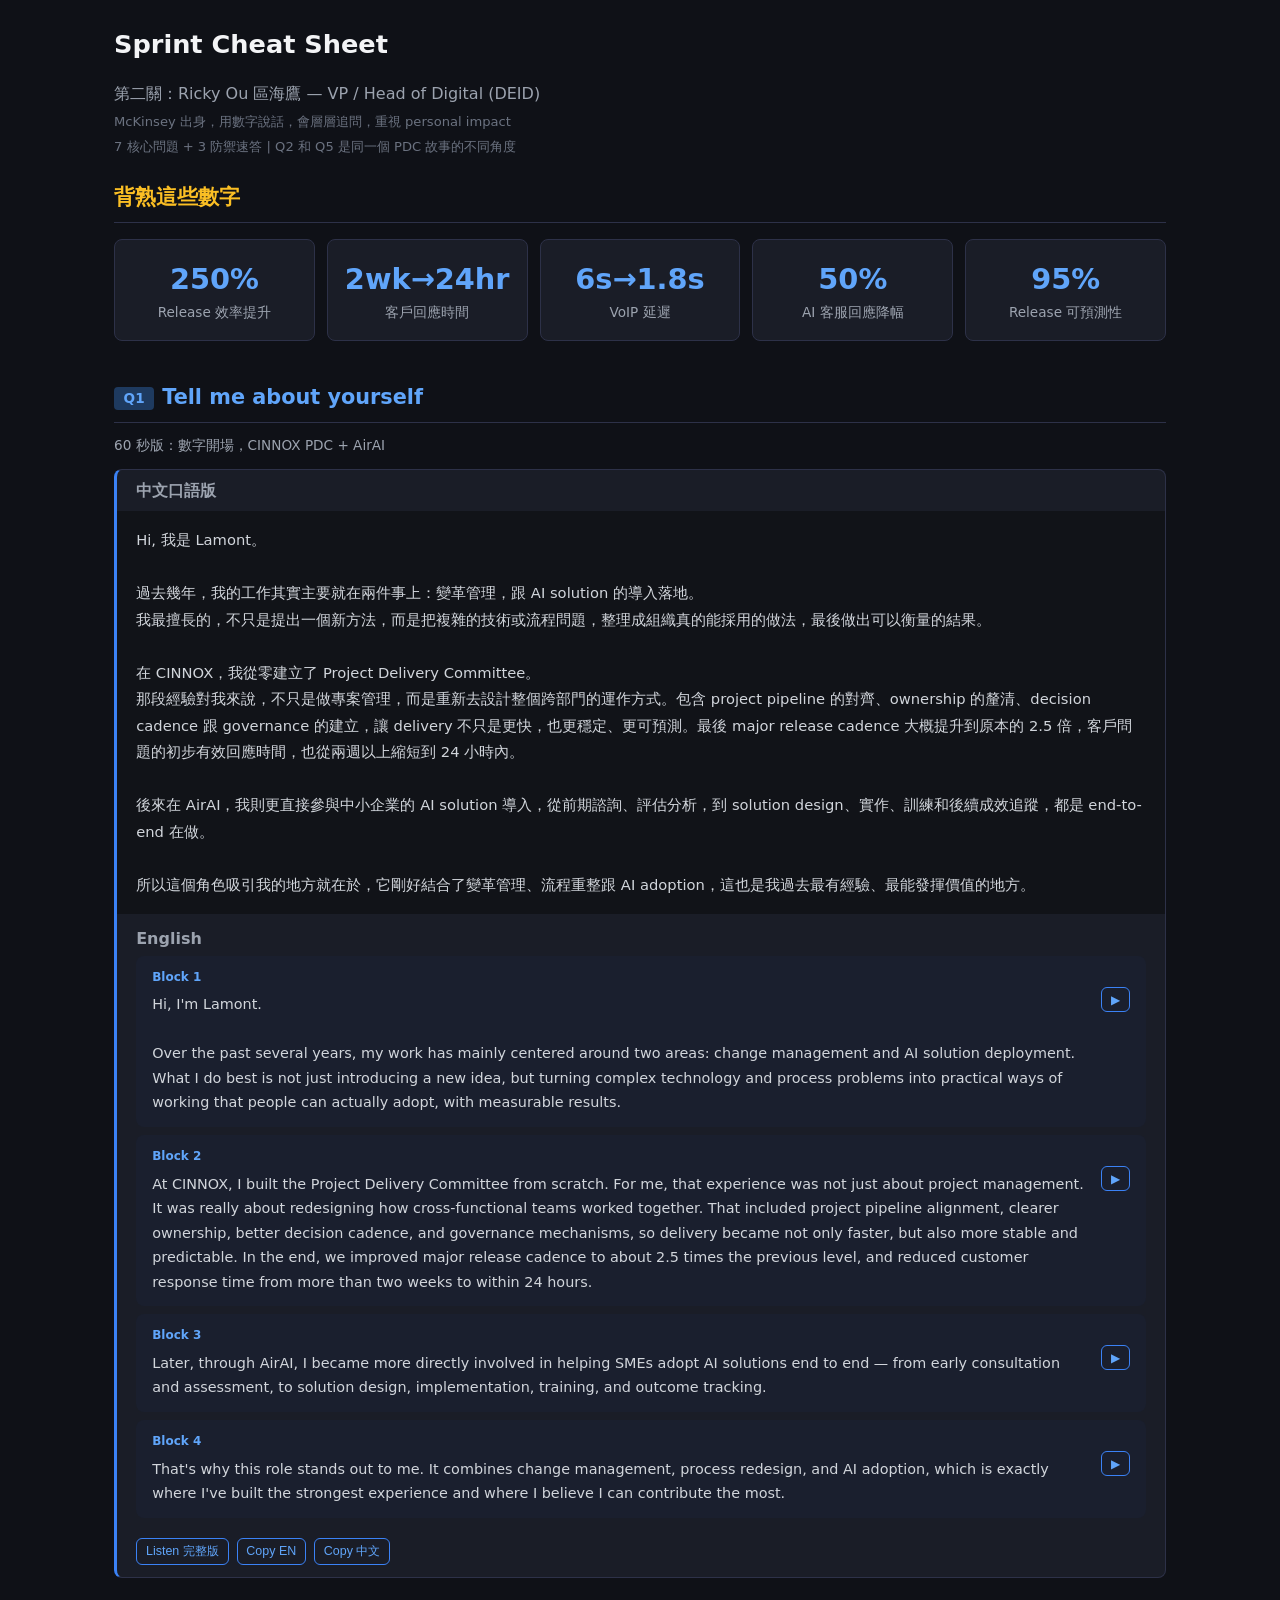
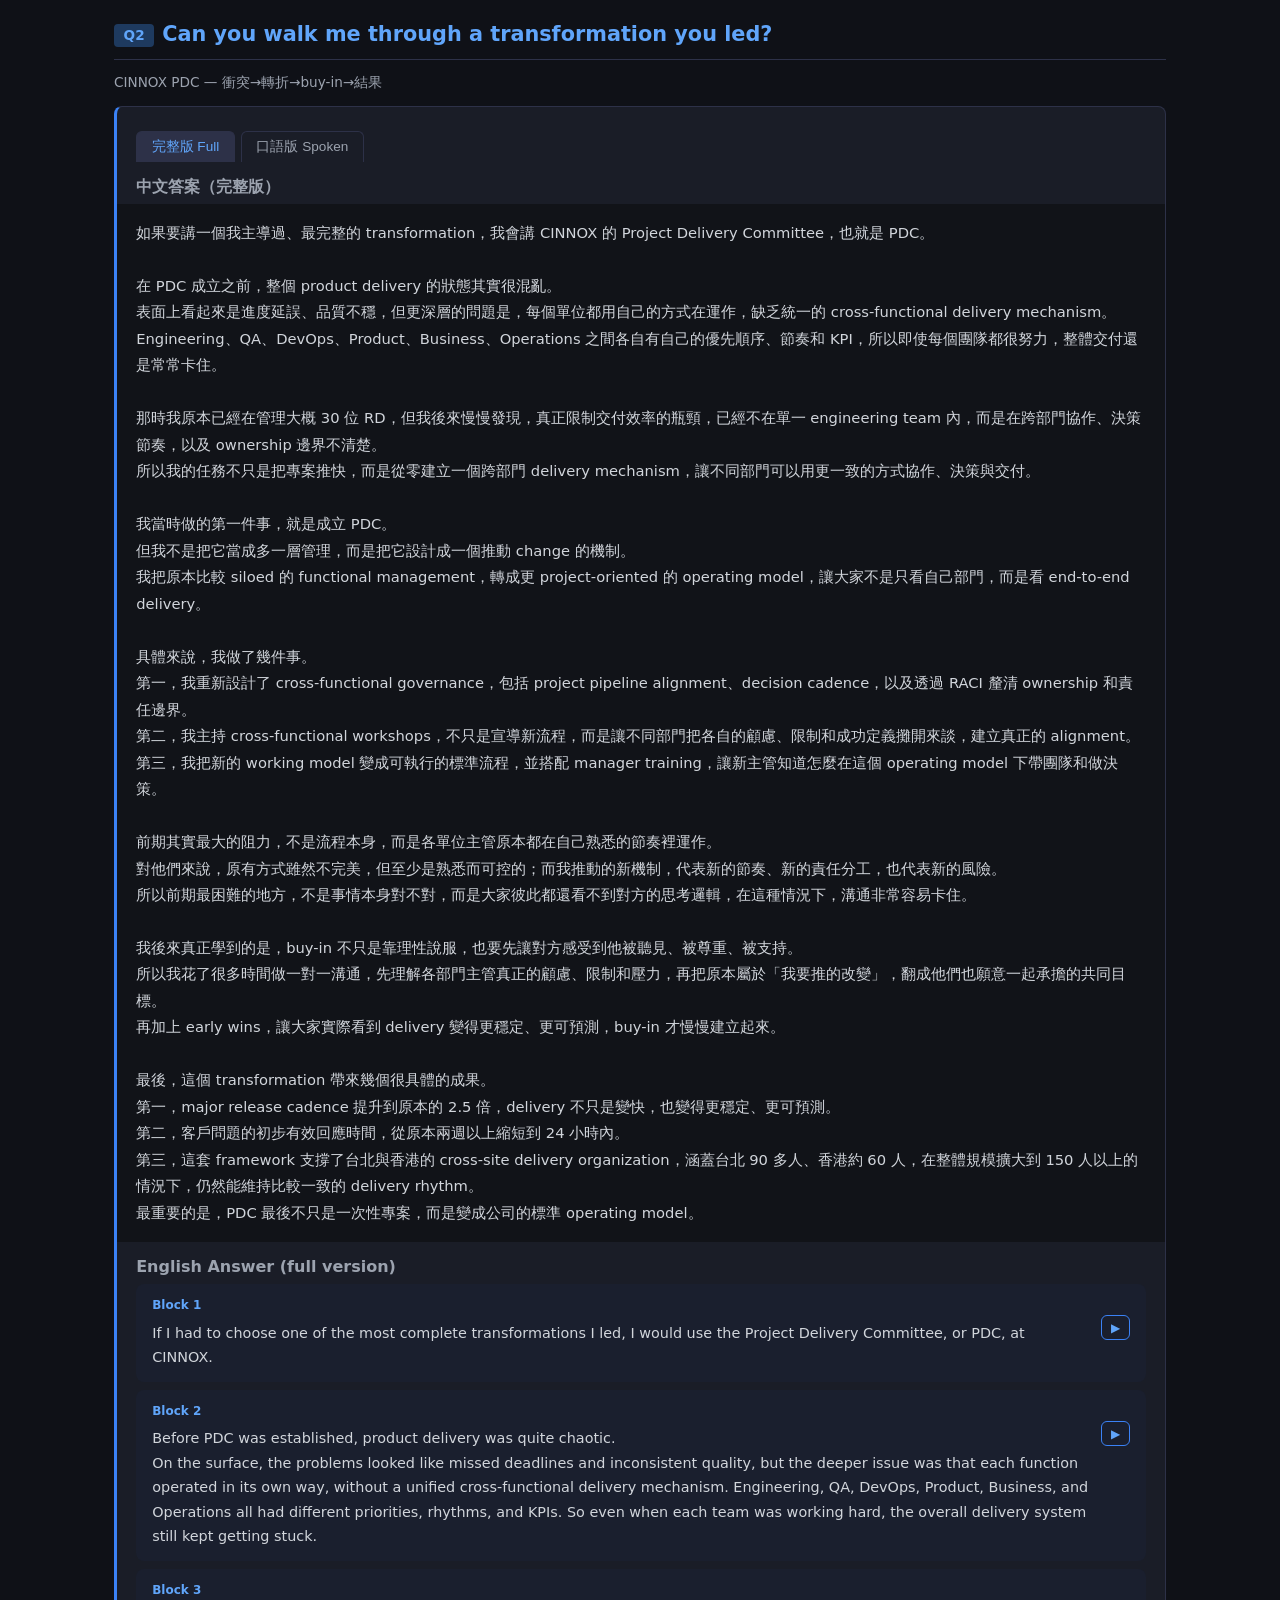
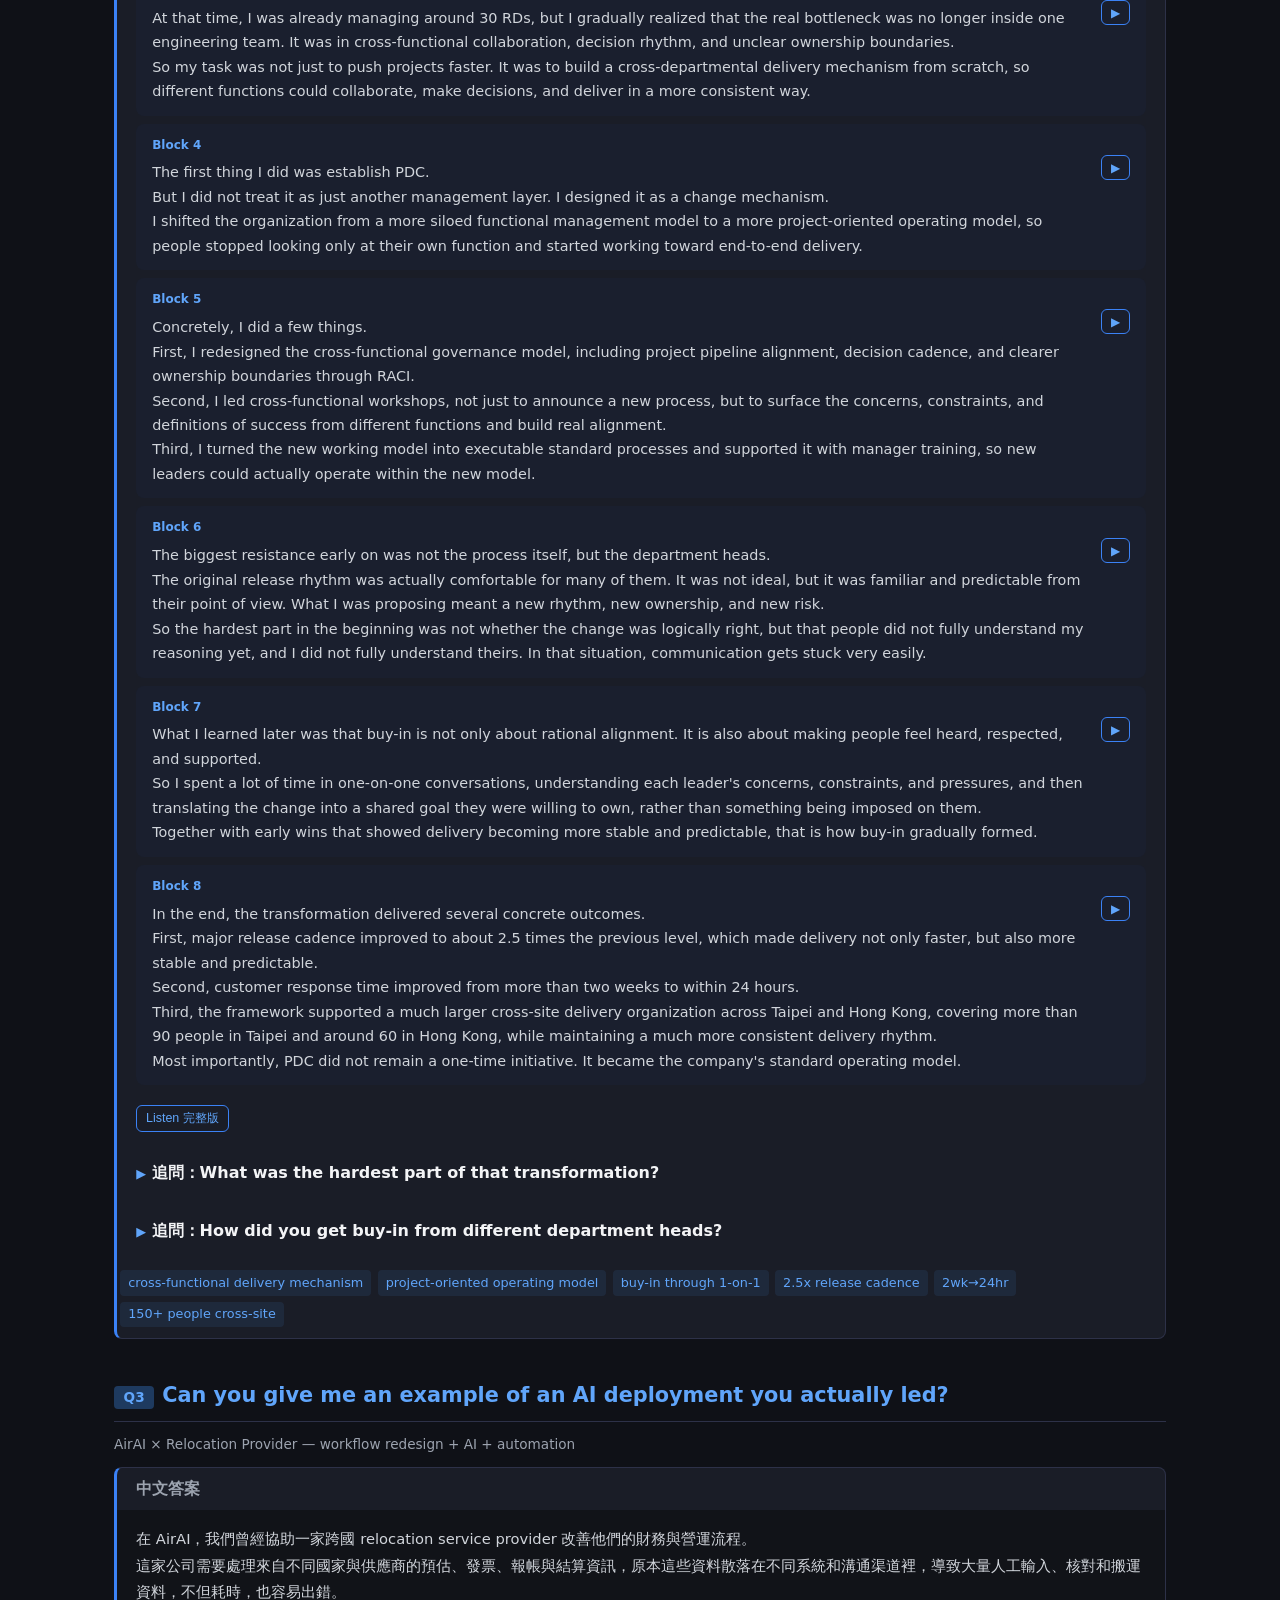
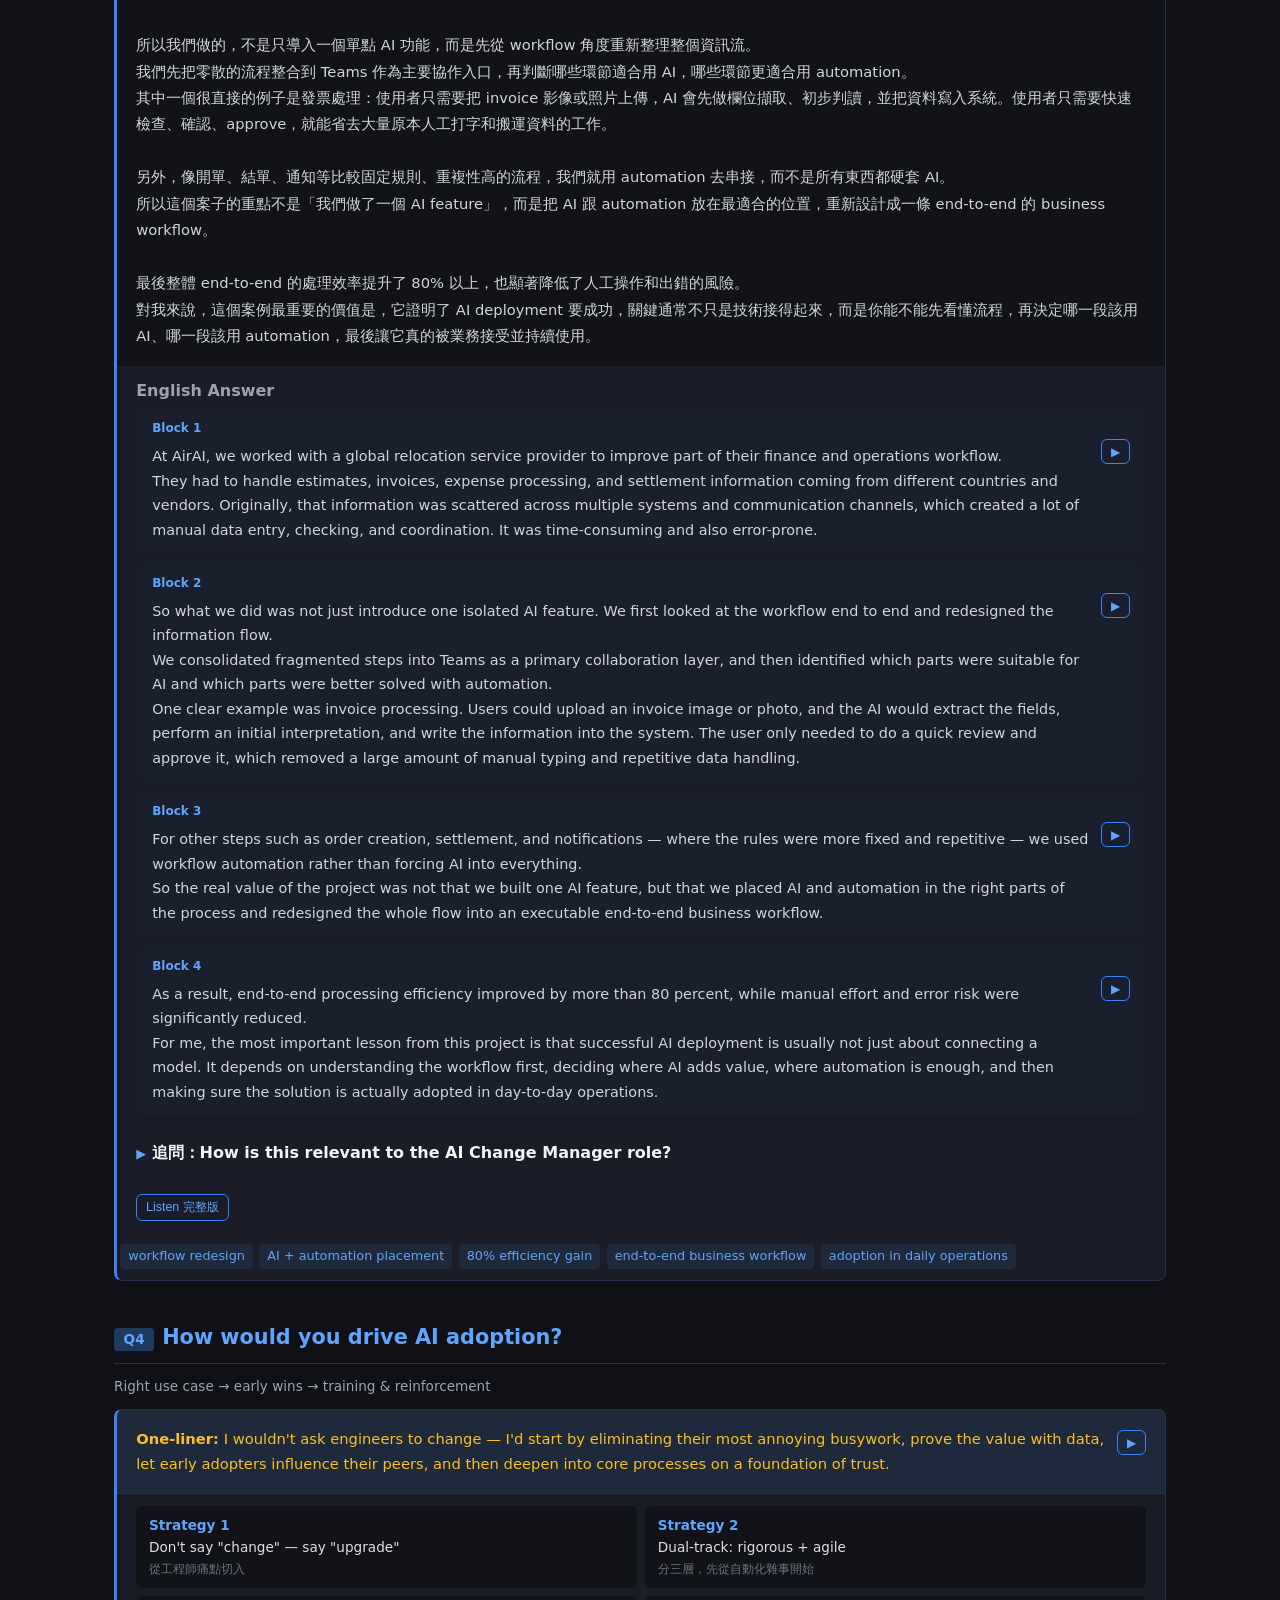
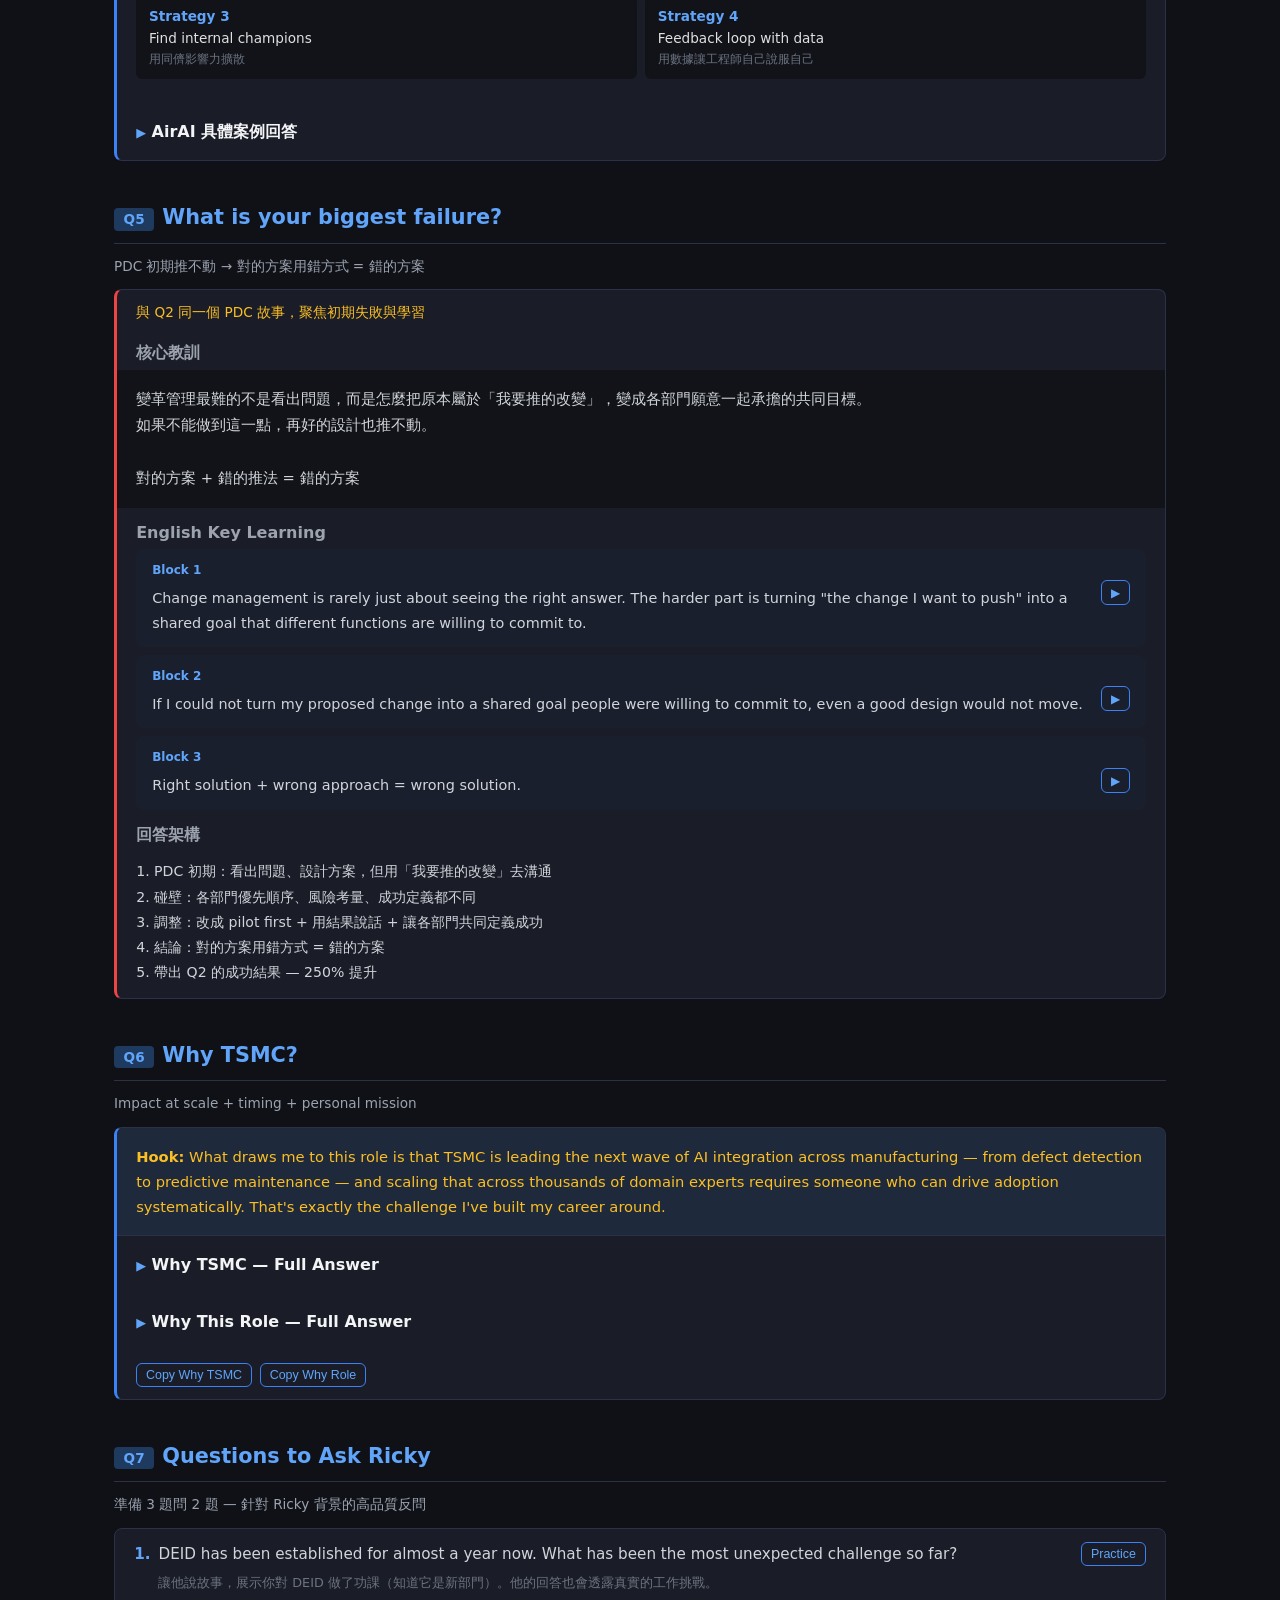
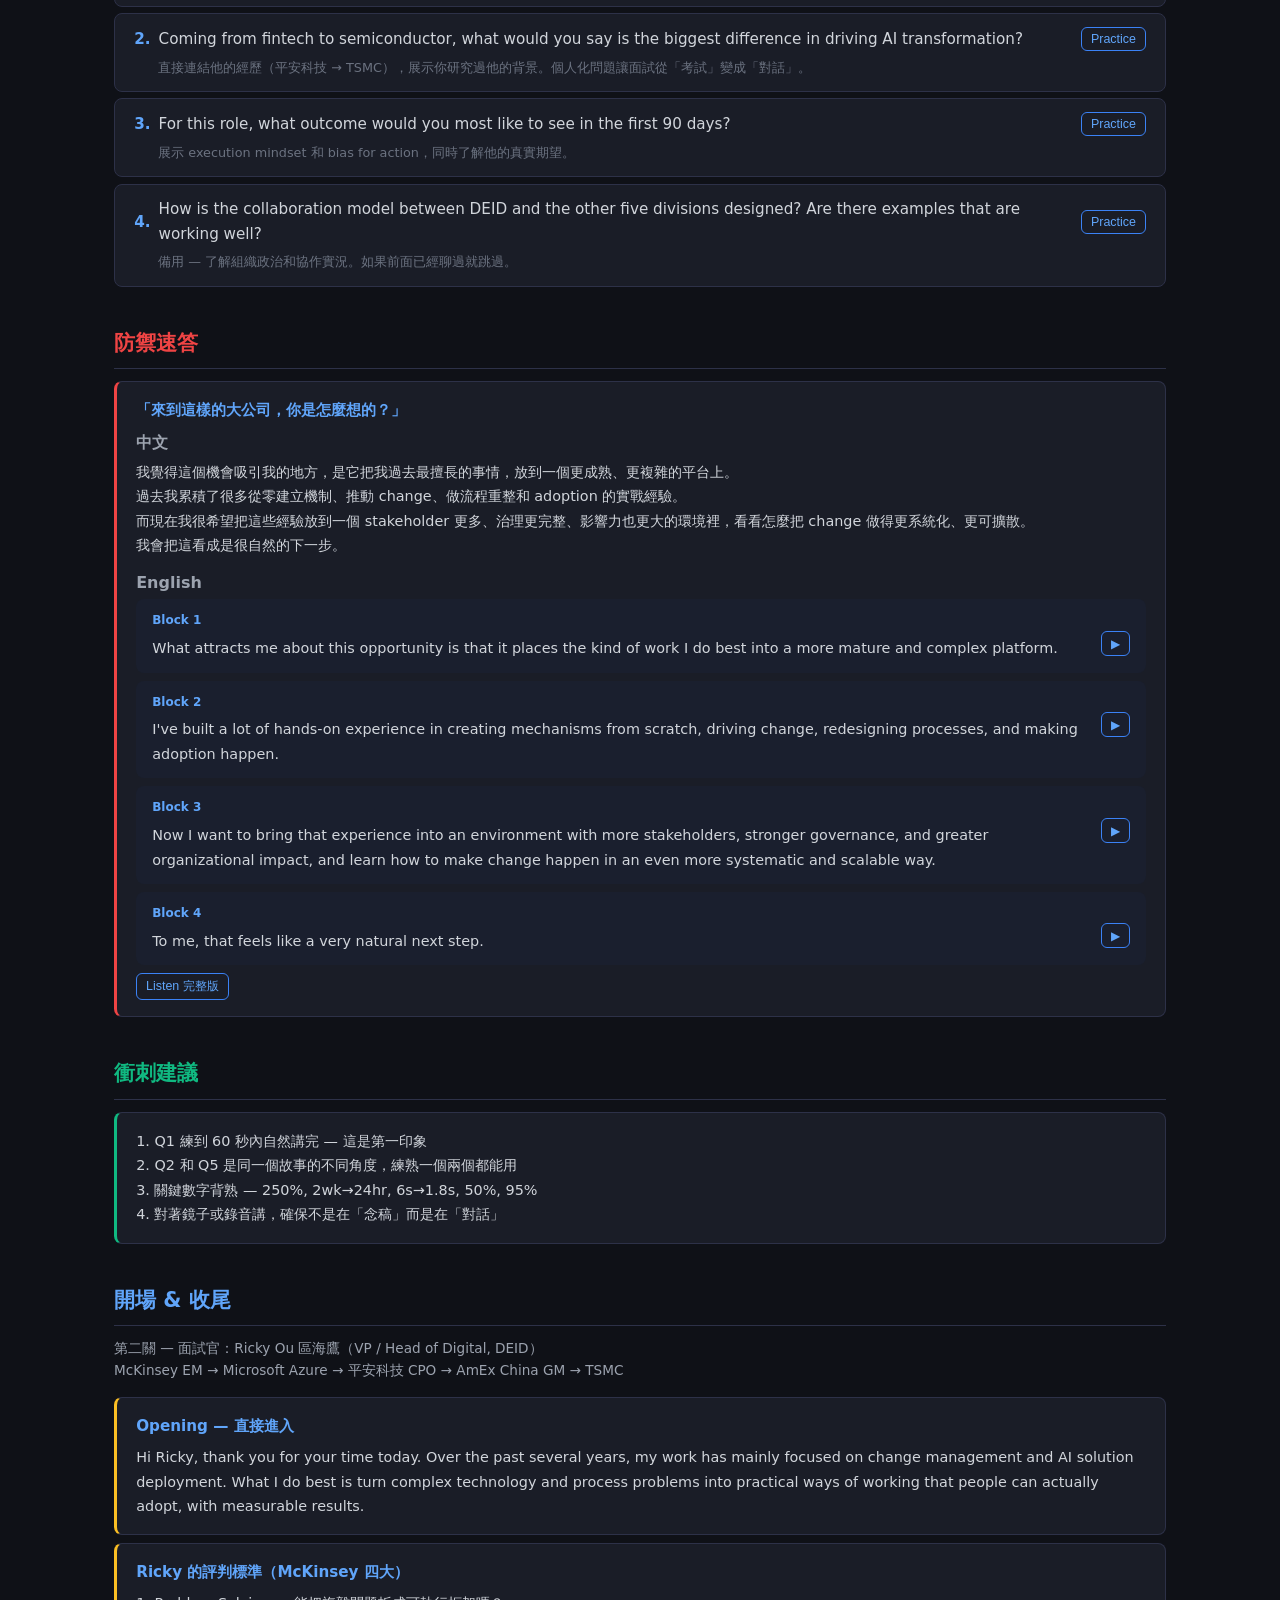
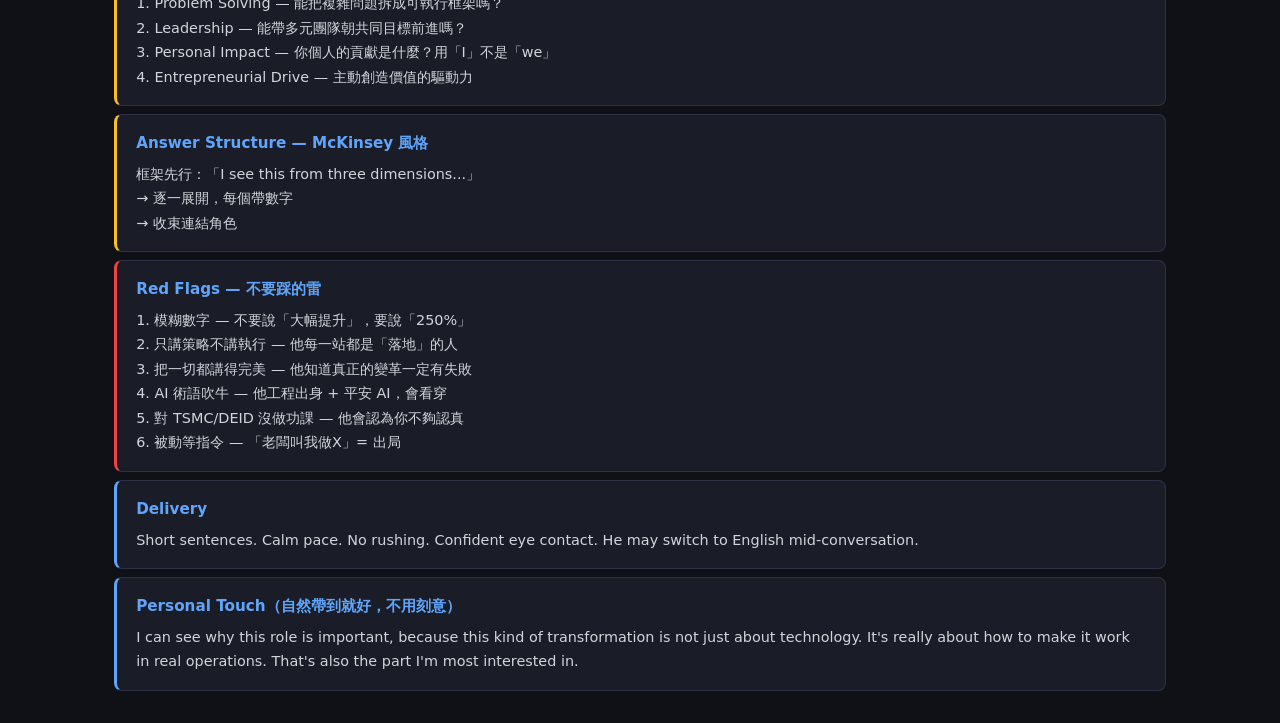
<file: index.html>
<!DOCTYPE html>
<html lang="en">
<head>
  <meta charset="UTF-8">
  <meta name="viewport" content="width=device-width, initial-scale=1.0">
  <title>Sprint Cheat Sheet – TSMC AI Change Management</title>
  <link rel="stylesheet" href="style.css">
</head>
<body>
  <div id="sprint" class="section active"></div>

  <!-- Data -->
  <script src="data/prep.js"></script>

  <!-- Utils -->
  <script src="js/utils.js"></script>

  <!-- Audio functions (playScript, readAloud) -->
  <script src="js/intro.js"></script>

  <!-- Sprint Cheat Sheet -->
  <script src="js/sprint.js"></script>

  <script>
    renderSprint();
  </script>
</body>
</html>
</file>
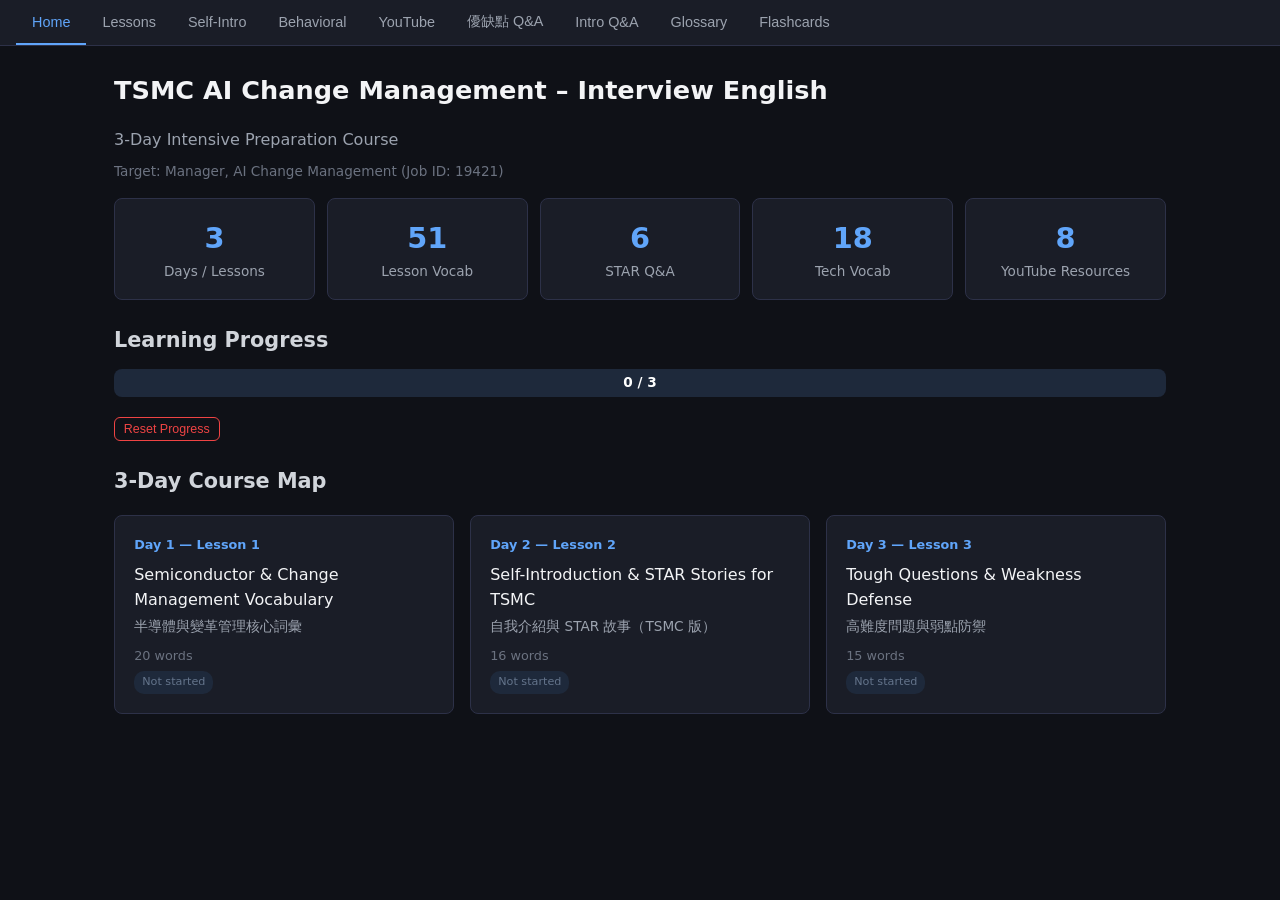
<file: index-old.html>
<!DOCTYPE html>
<html lang="en">
<head>
  <meta charset="UTF-8">
  <meta name="viewport" content="width=device-width, initial-scale=1.0">
  <title>TSMC AI Change Management – Interview English</title>
  <link rel="stylesheet" href="style.css">
</head>
<body>
  <nav>
    <button class="active" data-section="home" onclick="showSection('home')">Home</button>
    <button data-section="lessons" onclick="showSection('lessons')">Lessons</button>
    <button data-section="intro" onclick="showSection('intro')">Self-Intro</button>
    <button data-section="behavioral" onclick="showSection('behavioral')">Behavioral</button>
    <button data-section="youtube" onclick="showSection('youtube')">YouTube</button>
    <button data-section="strengths" onclick="showSection('strengths')">優缺點 Q&amp;A</button>
    <button data-section="introQA" onclick="showSection('introQA')">Intro Q&amp;A</button>
    <button data-section="glossary" onclick="showSection('glossary')">Glossary</button>
    <button data-section="flashcards" onclick="showSection('flashcards')">Flashcards</button>
  </nav>

  <div id="home" class="section active"></div>

  <div id="lessons" class="section">
    <div id="lessonList"></div>
    <div id="lessonDetail" style="display:none"></div>
  </div>

  <div id="intro" class="section"></div>
  <div id="behavioral" class="section"></div>
  <div id="youtube" class="section"></div>
  <div id="strengths" class="section"></div>
  <div id="introQA" class="section"></div>
  <div id="glossary" class="section"></div>
  <div id="flashcards" class="section"></div>

  <!-- Data -->
  <script src="data/course.js"></script>
  <script src="data/prep.js"></script>
  <script src="data/resources.js"></script>

  <!-- Utils -->
  <script src="js/utils.js"></script>

  <!-- Feature Modules -->
  <script src="js/home.js"></script>
  <script src="js/lessons.js"></script>
  <script src="js/intro.js"></script>
  <script src="js/behavioral.js"></script>
  <script src="js/youtube.js"></script>
  <script src="js/strengths.js"></script>
  <script src="js/introQA.js"></script>
  <script src="js/glossary.js"></script>
  <script src="js/flashcard.js"></script>

  <script>
    // Initialize all sections
    renderHome();
    renderLessons();
    renderIntro();
    renderBehavioral();
    renderYoutube();
    renderStrengths();
    renderIntroQA();
    renderGlossary();
    initFlashcards();
  </script>
</body>
</html>
</file>
<file: style.css>
/* ===== Reset & Base ===== */
*, *::before, *::after { box-sizing: border-box; margin: 0; padding: 0; }
html { font-size: 16px; scroll-behavior: smooth; }
body {
  font-family: 'Segoe UI', system-ui, -apple-system, sans-serif;
  background: #0f1117;
  color: #e0e0e0;
  line-height: 1.6;
  min-height: 100vh;
}
a { color: #60a5fa; text-decoration: none; }
a:hover { text-decoration: underline; }

/* ===== Nav ===== */
nav {
  background: #1a1d27;
  border-bottom: 1px solid #2d3148;
  padding: 0 1rem;
  display: flex;
  flex-wrap: wrap;
  gap: 0;
  position: sticky;
  top: 0;
  z-index: 100;
}
nav button {
  background: none;
  border: none;
  color: #9ca3af;
  padding: .75rem 1rem;
  cursor: pointer;
  font-size: .9rem;
  border-bottom: 2px solid transparent;
  transition: color .2s, border-color .2s;
  white-space: nowrap;
}
nav button:hover { color: #e0e0e0; }
nav button.active { color: #60a5fa; border-bottom-color: #60a5fa; }

/* ===== Sections ===== */
.section { display: none; padding: 1.5rem; max-width: 1100px; margin: 0 auto; }
.section.active { display: block; }

/* ===== Headings ===== */
h1 { font-size: 1.6rem; margin-bottom: 1rem; color: #f3f4f6; }
h2 { font-size: 1.3rem; margin: 1.5rem 0 .75rem; color: #d1d5db; }
h3 { font-size: 1.1rem; margin: 1rem 0 .5rem; color: #d1d5db; }

/* ===== Cards ===== */
.card-grid {
  display: grid;
  grid-template-columns: repeat(auto-fill, minmax(260px, 1fr));
  gap: 1rem;
  margin: 1rem 0;
}
.card {
  background: #1a1d27;
  border: 1px solid #2d3148;
  border-radius: 8px;
  padding: 1.2rem;
  cursor: pointer;
  transition: border-color .2s, transform .15s;
}
.card:hover { border-color: #60a5fa; transform: translateY(-2px); }
.card .card-num { font-size: .8rem; color: #60a5fa; font-weight: 600; }
.card .card-title { font-size: 1rem; margin: .4rem 0 .2rem; color: #f3f4f6; }
.card .card-sub { font-size: .85rem; color: #9ca3af; }
.card .card-meta { font-size: .8rem; color: #6b7280; margin-top: .5rem; }
.card .badge {
  display: inline-block;
  font-size: .7rem;
  padding: .15rem .5rem;
  border-radius: 10px;
  margin-top: .3rem;
}
.badge-done { background: #065f46; color: #6ee7b7; }
.badge-todo { background: #1e293b; color: #64748b; }

/* ===== Day Badge ===== */
.day-badge {
  display: inline-block;
  font-size: .7rem;
  padding: .15rem .5rem;
  border-radius: 10px;
  background: #1e3a5f;
  color: #60a5fa;
  margin-left: .5rem;
}

/* ===== Stat Cards ===== */
.stat-grid {
  display: grid;
  grid-template-columns: repeat(auto-fill, minmax(180px, 1fr));
  gap: .75rem;
  margin: 1rem 0;
}
.stat-card {
  background: #1a1d27;
  border: 1px solid #2d3148;
  border-radius: 8px;
  padding: 1rem;
  text-align: center;
}
.stat-card .stat-num { font-size: 1.8rem; font-weight: 700; color: #60a5fa; }
.stat-card .stat-label { font-size: .85rem; color: #9ca3af; }

/* ===== Progress Bar ===== */
.progress-wrap {
  background: #1e293b;
  border-radius: 8px;
  height: 28px;
  overflow: hidden;
  position: relative;
  margin: .75rem 0;
}
.progress-fill {
  background: linear-gradient(90deg, #3b82f6, #60a5fa);
  height: 100%;
  transition: width .4s ease;
  border-radius: 8px;
}
.progress-text {
  position: absolute;
  inset: 0;
  display: flex;
  align-items: center;
  justify-content: center;
  font-size: .85rem;
  font-weight: 600;
  color: #fff;
}

/* ===== Buttons ===== */
.btn {
  display: inline-flex;
  align-items: center;
  gap: .4rem;
  padding: .45rem .9rem;
  border: 1px solid #3b82f6;
  border-radius: 6px;
  background: transparent;
  color: #60a5fa;
  cursor: pointer;
  font-size: .85rem;
  transition: background .2s, color .2s;
}
.btn:hover { background: #3b82f6; color: #fff; }
.btn-sm { padding: .25rem .55rem; font-size: .78rem; }
.btn-success { border-color: #10b981; color: #10b981; }
.btn-success:hover { background: #10b981; color: #fff; }
.btn-danger { border-color: #ef4444; color: #ef4444; }
.btn-danger:hover { background: #ef4444; color: #fff; }
.btn-done { background: #065f46; border-color: #065f46; color: #6ee7b7; }
.btn-copied { background: #065f46; border-color: #065f46; color: #6ee7b7; pointer-events: none; }
.btn-failed { background: #7f1d1d; border-color: #7f1d1d; color: #fca5a5; pointer-events: none; }

/* ===== Icon Buttons (speak, dict) ===== */
.icon-btn {
  background: none;
  border: none;
  cursor: pointer;
  font-size: 1rem;
  padding: .1rem .3rem;
  opacity: .8;
  transition: opacity .2s;
}
.icon-btn:hover { opacity: 1; }

/* ===== Tables ===== */
.vocab-table { width: 100%; border-collapse: collapse; margin: .75rem 0; }
.vocab-table th {
  text-align: left;
  padding: .5rem .6rem;
  border-bottom: 2px solid #2d3148;
  color: #9ca3af;
  font-size: .8rem;
  font-weight: 600;
  text-transform: uppercase;
}
.vocab-table td {
  padding: .5rem .6rem;
  border-bottom: 1px solid #1e293b;
  font-size: .88rem;
  vertical-align: top;
}
.vocab-table tr:hover td { background: #1a1d27; }

/* ===== Tags / Filters ===== */
.tag-bar { display: flex; flex-wrap: wrap; gap: .5rem; margin: .75rem 0; }
.tag {
  padding: .3rem .7rem;
  border: 1px solid #3b82f6;
  border-radius: 14px;
  font-size: .82rem;
  cursor: pointer;
  background: transparent;
  color: #60a5fa;
  transition: background .2s, color .2s;
}
.tag.active { background: #3b82f6; color: #fff; }
.tag:hover { background: #1e3a5f; }

/* ===== Search ===== */
.search-input {
  width: 100%;
  max-width: 400px;
  padding: .55rem .9rem;
  border: 1px solid #2d3148;
  border-radius: 6px;
  background: #1a1d27;
  color: #e0e0e0;
  font-size: .9rem;
  outline: none;
}
.search-input:focus { border-color: #3b82f6; }
.search-input::placeholder { color: #6b7280; }

/* ===== Time Bar (Lesson Detail) ===== */
.time-bar {
  display: flex;
  height: 28px;
  border-radius: 6px;
  overflow: hidden;
  margin: .5rem 0 1rem;
}
.time-bar .seg {
  display: flex;
  align-items: center;
  justify-content: center;
  font-size: .7rem;
  font-weight: 600;
  color: #fff;
  white-space: nowrap;
  overflow: hidden;
  text-overflow: ellipsis;
  padding: 0 .3rem;
}

/* ===== STAR Tags ===== */
.star-tag {
  display: inline-block;
  padding: .15rem .5rem;
  border-radius: 4px;
  font-size: .75rem;
  font-weight: 700;
  margin-right: .3rem;
}
.star-s { background: #1e3a5f; color: #60a5fa; }
.star-t { background: #3b1f4a; color: #c084fc; }
.star-a { background: #1a3a2a; color: #34d399; }
.star-r { background: #3a2a1a; color: #fbbf24; }

/* ===== Expandable ===== */
.expandable { display: none; margin-top: .75rem; }
.expandable.show { display: block; }

/* ===== Script Block ===== */
.script-block {
  background: #1a1d27;
  border: 1px solid #2d3148;
  border-radius: 8px;
  padding: 1.2rem;
  margin: .75rem 0;
  line-height: 1.8;
  white-space: pre-wrap;
}

/* ===== Tabs ===== */
.tab-bar { display: flex; gap: .4rem; margin: .75rem 0; }
.tab-btn {
  padding: .4rem .9rem;
  border: 1px solid #2d3148;
  border-radius: 6px 6px 0 0;
  background: #1a1d27;
  color: #9ca3af;
  cursor: pointer;
  font-size: .85rem;
  border-bottom: none;
}
.tab-btn.active { background: #2d3148; color: #60a5fa; }

/* ===== Flashcard ===== */
.flashcard-container {
  display: flex;
  flex-direction: column;
  align-items: center;
  margin: 1.5rem 0;
}
.flashcard {
  width: 380px;
  max-width: 90vw;
  min-height: 240px;
  perspective: 800px;
  cursor: pointer;
}
.flashcard-inner {
  position: relative;
  width: 100%;
  min-height: 240px;
  transition: transform .5s;
  transform-style: preserve-3d;
}
.flashcard.flipped .flashcard-inner { transform: rotateY(180deg); }
.flashcard-front, .flashcard-back {
  position: absolute;
  width: 100%;
  min-height: 240px;
  backface-visibility: hidden;
  border-radius: 12px;
  padding: 2rem 1.5rem;
  display: flex;
  flex-direction: column;
  align-items: center;
  justify-content: center;
  text-align: center;
}
.flashcard-front {
  background: linear-gradient(135deg, #1e293b, #1a1d27);
  border: 1px solid #3b82f6;
}
.flashcard-back {
  background: linear-gradient(135deg, #1a2e1a, #1a1d27);
  border: 1px solid #10b981;
  transform: rotateY(180deg);
}
.flashcard-word { font-size: 1.6rem; font-weight: 700; color: #f3f4f6; margin-bottom: .4rem; }
.flashcard-phonetic { font-size: .9rem; color: #9ca3af; margin-bottom: .8rem; }
.flashcard-meaning { font-size: 1.1rem; color: #6ee7b7; margin-bottom: .6rem; }
.flashcard-example { font-size: .9rem; color: #d1d5db; font-style: italic; }
.flashcard-nav { display: flex; gap: .75rem; margin-top: 1rem; align-items: center; }
.flashcard-counter { font-size: .9rem; color: #9ca3af; margin: 0 .5rem; }
.flashcard-actions { display: flex; gap: .5rem; margin-top: .5rem; }

/* ===== Behavioral Card ===== */
.bq-card {
  background: #1a1d27;
  border: 1px solid #2d3148;
  border-radius: 8px;
  padding: 1.2rem;
  margin: .75rem 0;
}
.bq-question { font-size: 1.05rem; font-weight: 600; color: #f3f4f6; margin-bottom: .75rem; }
.bq-section { margin: .5rem 0; }
.bq-section p { margin: .3rem 0; color: #d1d5db; }
.bq-phrases { margin: .5rem 0; }
.bq-phrases span {
  display: inline-block;
  background: #1e293b;
  padding: .15rem .5rem;
  border-radius: 4px;
  font-size: .8rem;
  color: #60a5fa;
  margin: .2rem .2rem;
}
.bq-tips { font-size: .85rem; color: #9ca3af; font-style: italic; margin-top: .5rem; }
.bq-actions { display: flex; gap: .5rem; margin-top: .75rem; flex-wrap: wrap; }
.bq-full-answer {
  background: #111318;
  border-radius: 6px;
  padding: 1rem;
  margin-top: .75rem;
  line-height: 1.8;
  white-space: pre-wrap;
  color: #d1d5db;
}

/* ===== YouTube Card ===== */
.yt-card {
  background: #1a1d27;
  border: 1px solid #2d3148;
  border-radius: 8px;
  padding: 1rem;
  margin: .5rem 0;
}
.yt-card .yt-title { font-weight: 600; color: #f3f4f6; }
.yt-card .yt-channel { font-size: .85rem; color: #9ca3af; }
.yt-card .yt-reason { font-size: .85rem; color: #d1d5db; margin-top: .3rem; }

/* ===== Back Link ===== */
.back-link {
  display: inline-flex;
  align-items: center;
  gap: .3rem;
  color: #60a5fa;
  cursor: pointer;
  font-size: .9rem;
  margin-bottom: 1rem;
  background: none;
  border: none;
}
.back-link:hover { text-decoration: underline; }

/* ===== Q&A Cards ===== */
.qa-card {
  background: #1a1d27;
  border: 1px solid #2d3148;
  border-radius: 8px;
  margin: .5rem 0;
  overflow: hidden;
}
.qa-question {
  padding: 1rem 1.2rem;
  font-size: 1rem;
  font-weight: 600;
  color: #f3f4f6;
  cursor: pointer;
  transition: background .2s;
  user-select: none;
}
.qa-question:hover { background: #1e2433; }
.qa-arrow { color: #60a5fa; font-size: .8rem; display: inline-block; transition: transform .2s; }
.expandable.show + .qa-arrow,
.qa-card:has(.expandable.show) .qa-arrow { transform: rotate(90deg); }
.qa-answer-text {
  background: #111318;
  padding: 1rem 1.2rem;
  line-height: 1.8;
  white-space: pre-wrap;
  color: #d1d5db;
  font-size: .92rem;
}

/* ===== Questions List ===== */
.qa-list { margin: .5rem 0; }
.qa-item {
  background: #1a1d27;
  border: 1px solid #2d3148;
  border-radius: 8px;
  padding: .8rem 1.2rem;
  margin: .4rem 0;
  color: #d1d5db;
  font-size: .95rem;
  display: flex;
  align-items: center;
  flex-wrap: wrap;
  gap: .3rem;
}

/* ===== Tip Cards ===== */
.tip-card {
  background: #1a1d27;
  border: 1px solid #2d3148;
  border-left: 3px solid #60a5fa;
  border-radius: 8px;
  padding: 1rem 1.2rem;
  margin: .5rem 0;
}
.tip-title {
  font-weight: 600;
  color: #60a5fa;
  margin-bottom: .4rem;
  font-size: .95rem;
}
.tip-content {
  color: #d1d5db;
  font-size: .9rem;
  line-height: 1.7;
  white-space: pre-wrap;
}

/* ===== Responsive ===== */
@media (max-width: 768px) {
  .section { padding: 1rem; }
  .card-grid { grid-template-columns: 1fr; }
  .stat-grid { grid-template-columns: repeat(2, 1fr); }
  .flashcard { width: 100%; }
  nav { justify-content: center; }
  nav button { padding: .6rem .6rem; font-size: .8rem; }
}
@media (max-width: 480px) {
  .stat-grid { grid-template-columns: 1fr; }
  .vocab-table { font-size: .82rem; }
  .vocab-table th, .vocab-table td { padding: .4rem; }
}
</file>
